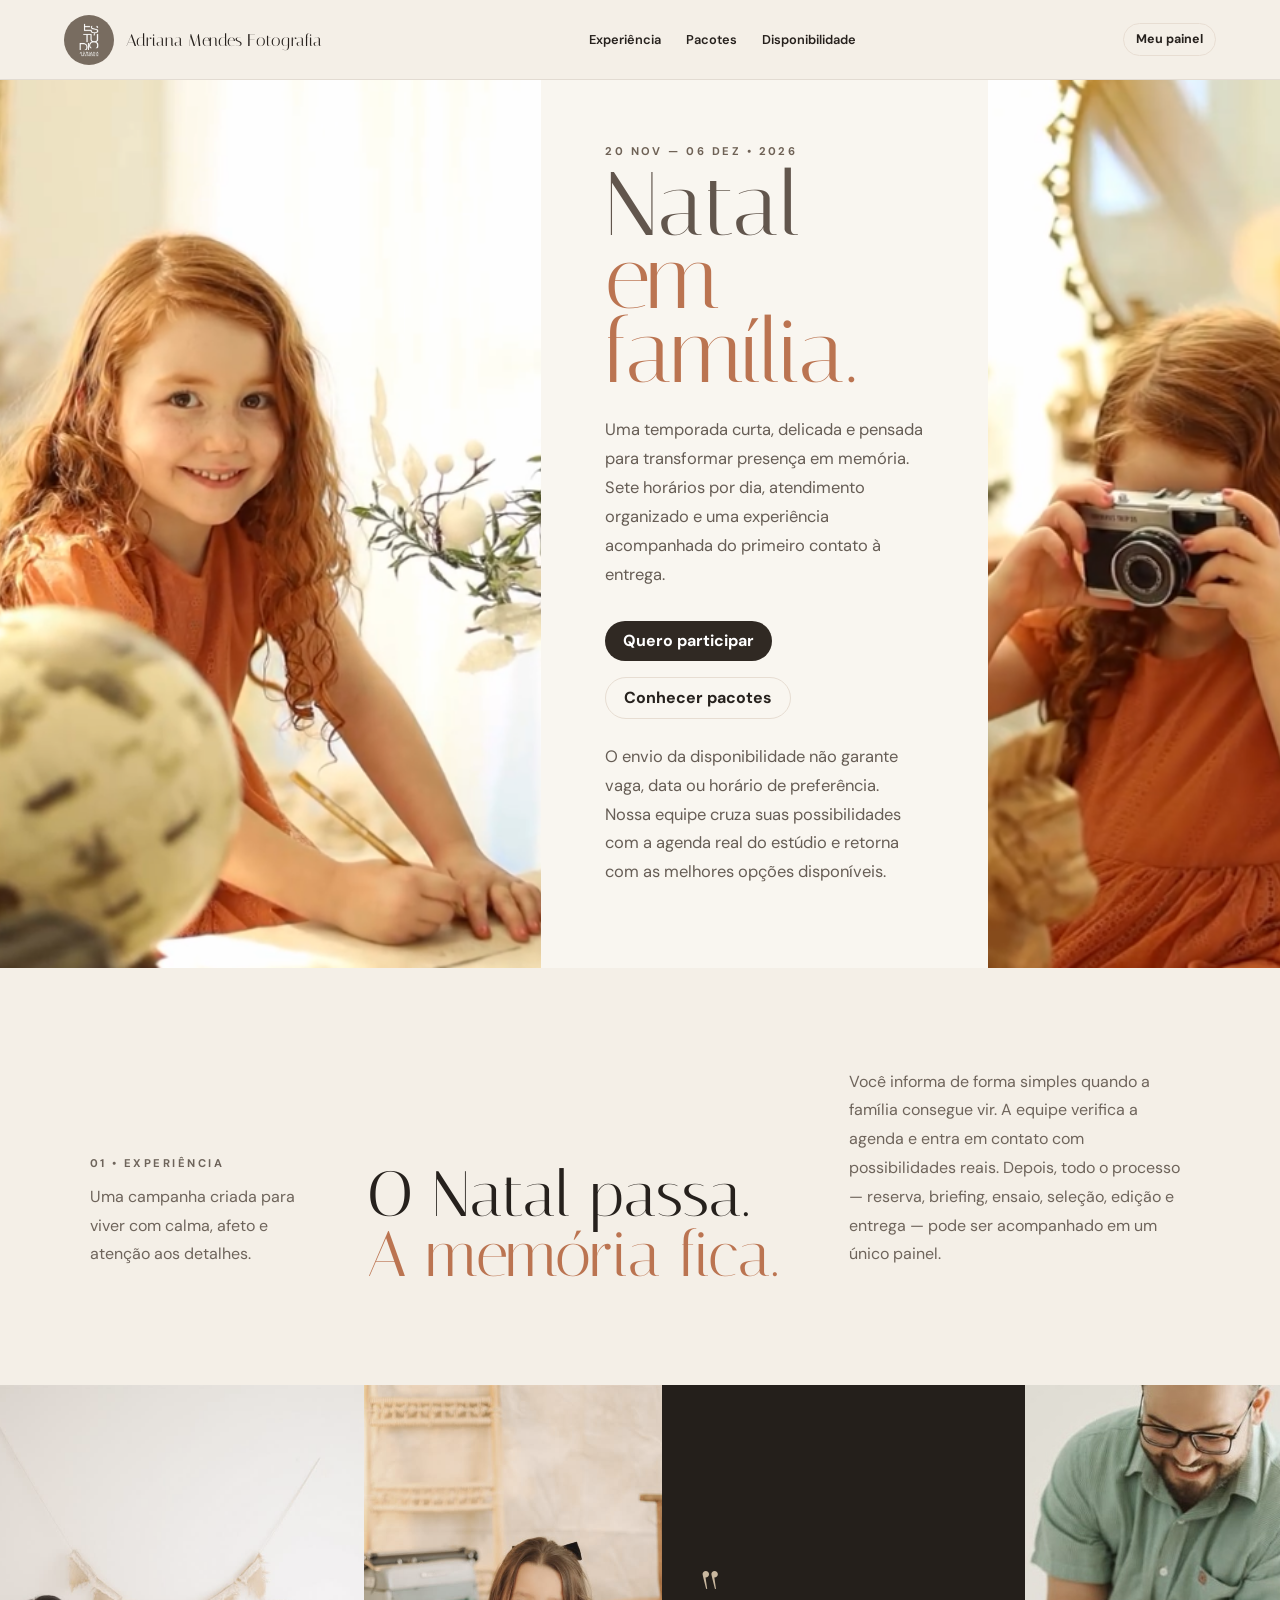
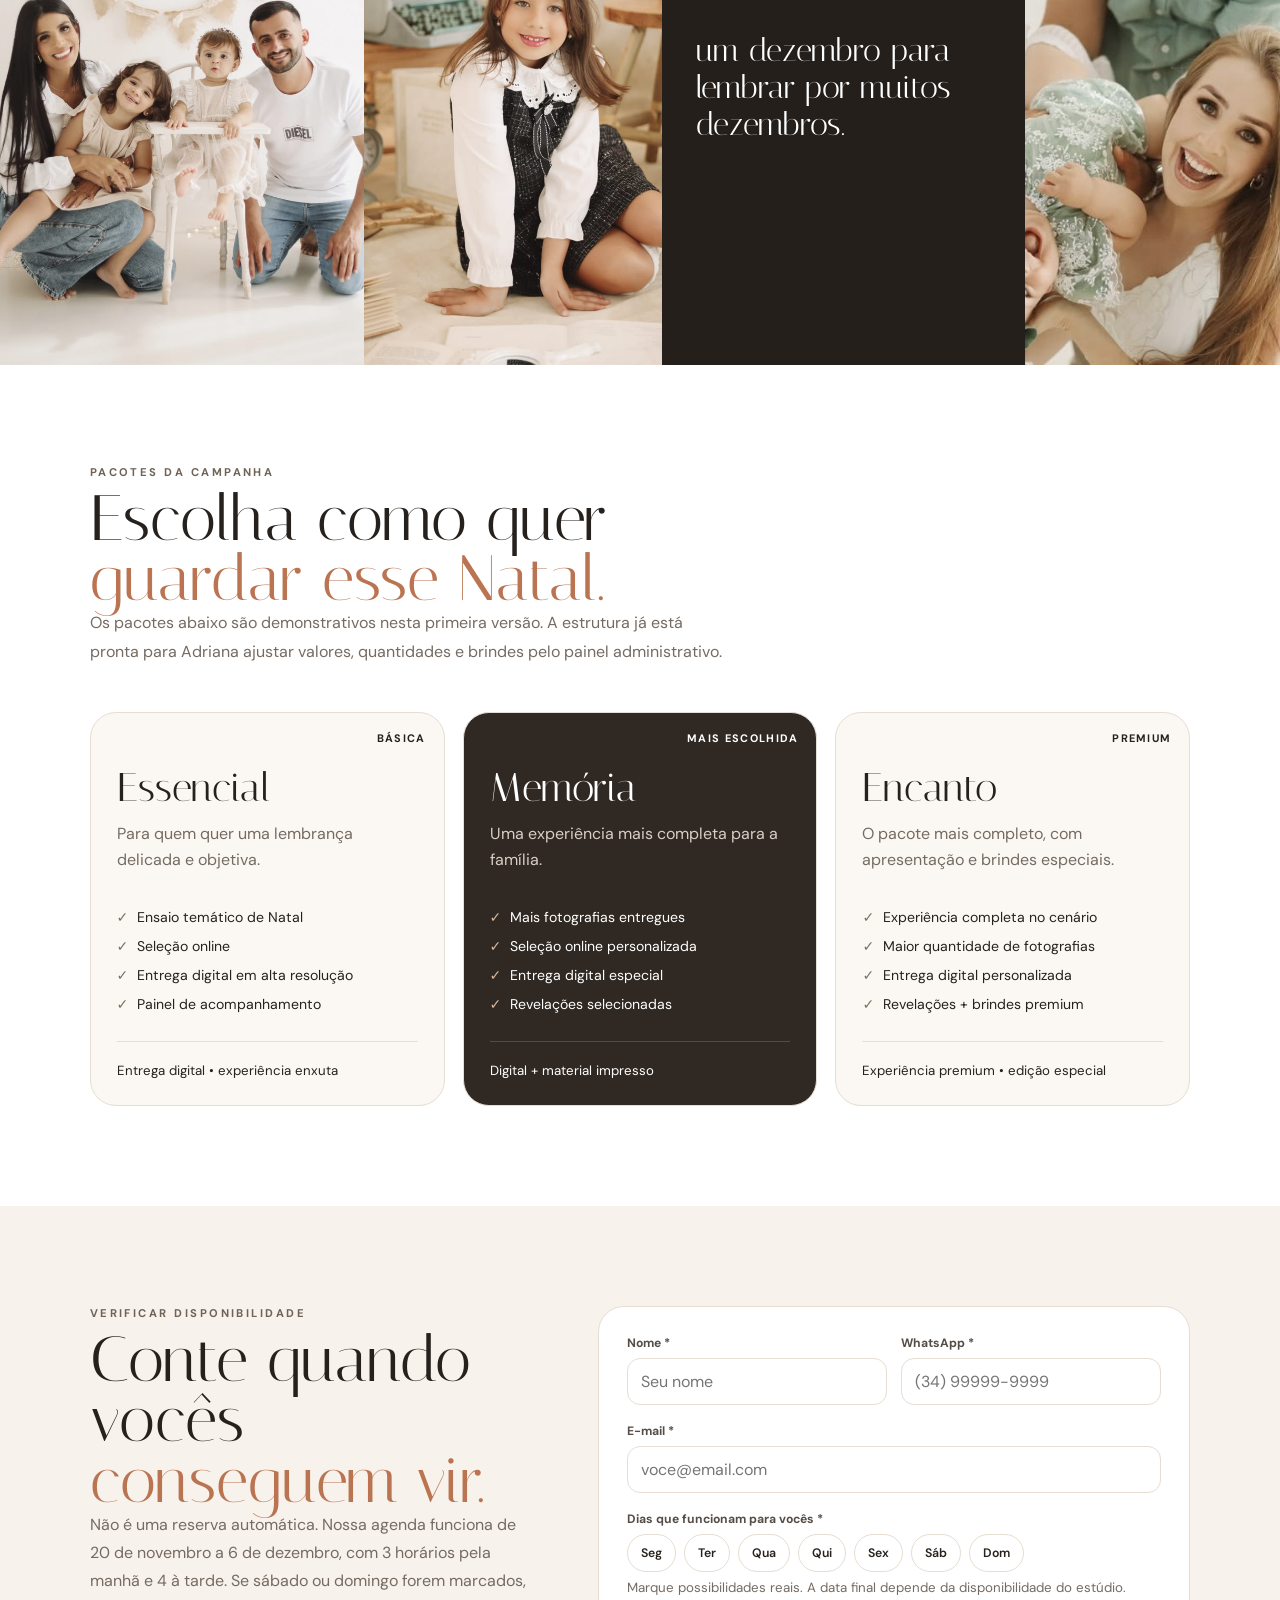
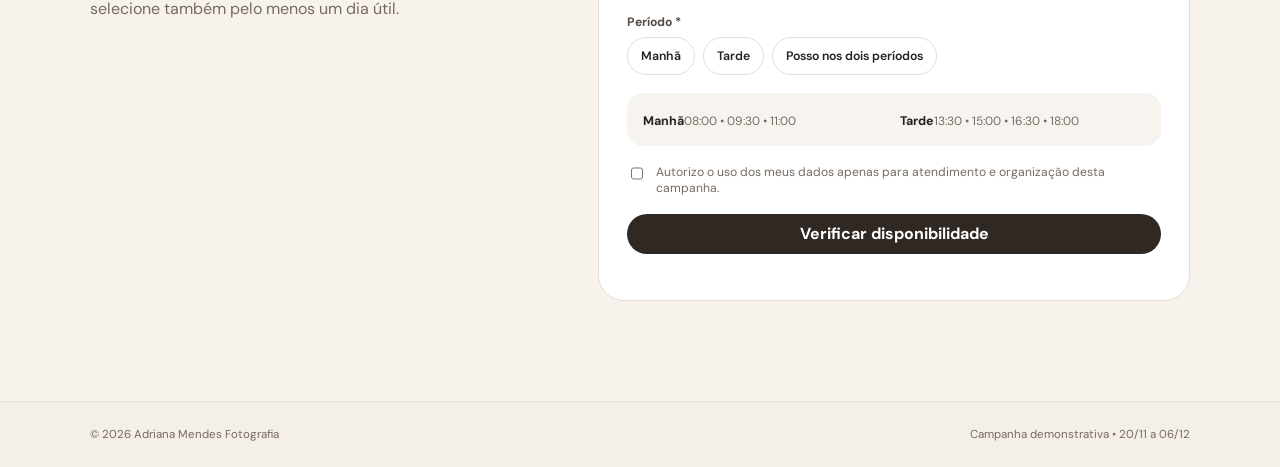
<file: index.html>
<!doctype html><html lang="pt-BR"><head><meta charset="utf-8"><meta name="viewport" content="width=device-width,initial-scale=1"><meta name="theme-color" content="#6f6256"><title>Natal 2026 • Adriana Mendes Fotografia</title><link rel="stylesheet" href="assets/css/app.css"></head>
<body class="public-body">
<header class="public-nav"><a class="logo" href="#inicio"><img src="assets/img/logo-adriana.png" alt="Adriana Mendes"><span>Adriana Mendes Fotografia</span></a><nav><a href="#experiencia">Experiência</a><a href="#pacotes">Pacotes</a><a href="#disponibilidade">Disponibilidade</a></nav><a class="btn ghost small" href="login.html">Meu painel</a></header>
<main>
<section class="hero" id="inicio"><figure><img src="assets/img/natal-menina-1.png" alt="Ensaio de Natal"></figure><div class="hero-copy"><p class="eyebrow">20 NOV — 06 DEZ • 2026</p><h1>Natal<br><em>em família.</em></h1><p>Uma temporada curta, delicada e pensada para transformar presença em memória. Sete horários por dia, atendimento organizado e uma experiência acompanhada do primeiro contato à entrega.</p><div class="hero-actions"><a class="btn primary" href="#disponibilidade">Quero participar</a><a class="btn ghost" href="#pacotes">Conhecer pacotes</a></div><p class="hero-note">O envio da disponibilidade não garante vaga, data ou horário de preferência. Nossa equipe cruza suas possibilidades com a agenda real do estúdio e retorna com as melhores opções disponíveis.</p></div><figure><img src="assets/img/natal-menina-2.png" alt="Natal Adriana Mendes"></figure></section>
<section class="section editorial-grid" id="experiencia"><div><p class="eyebrow">01 • EXPERIÊNCIA</p><p>Uma campanha criada para viver com calma, afeto e atenção aos detalhes.</p></div><div><h2>O Natal passa.<br><em>A memória fica.</em></h2></div><div><p>Você informa de forma simples quando a família consegue vir. A equipe verifica a agenda e entra em contato com possibilidades reais. Depois, todo o processo — reserva, briefing, ensaio, seleção, edição e entrega — pode ser acompanhado em um único painel.</p></div></section>
<section class="photo-ribbon"><figure><img src="assets/img/portfolio-familia-1.jpg" alt="Família"></figure><figure><img src="assets/img/portfolio-infantil.jpg" alt="Infantil"></figure><div class="ribbon-copy"><span>“</span><p>um dezembro para lembrar por muitos dezembros.</p></div><figure><img src="assets/img/portfolio-familia-2.jpg" alt="Família"></figure></section>
<section class="section packages" id="pacotes"><div class="packages-head"><p class="eyebrow">PACOTES DA CAMPANHA</p><h2>Escolha como quer<br><em>guardar esse Natal.</em></h2><p>Os pacotes abaixo são demonstrativos nesta primeira versão. A estrutura já está pronta para Adriana ajustar valores, quantidades e brindes pelo painel administrativo.</p></div><div class="package-grid"><article class="package-card"><span class="tag">Básica</span><h3>Essencial</h3><p>Para quem quer uma lembrança delicada e objetiva.</p><ul><li>Ensaio temático de Natal</li><li>Seleção online</li><li>Entrega digital em alta resolução</li><li>Painel de acompanhamento</li></ul><div class="package-footer">Entrega digital • experiência enxuta</div></article><article class="package-card featured"><span class="tag">Mais escolhida</span><h3>Memória</h3><p>Uma experiência mais completa para a família.</p><ul><li>Mais fotografias entregues</li><li>Seleção online personalizada</li><li>Entrega digital especial</li><li>Revelações selecionadas</li></ul><div class="package-footer">Digital + material impresso</div></article><article class="package-card"><span class="tag">Premium</span><h3>Encanto</h3><p>O pacote mais completo, com apresentação e brindes especiais.</p><ul><li>Experiência completa no cenário</li><li>Maior quantidade de fotografias</li><li>Entrega digital personalizada</li><li>Revelações + brindes premium</li></ul><div class="package-footer">Experiência premium • edição especial</div></article></div></section>
<section class="section availability" id="disponibilidade"><div class="availability-shell"><div class="availability-head"><p class="eyebrow">VERIFICAR DISPONIBILIDADE</p><h2>Conte quando vocês<br><em>conseguem vir.</em></h2><p>Não é uma reserva automática. Nossa agenda funciona de 20 de novembro a 6 de dezembro, com 3 horários pela manhã e 4 à tarde. Se sábado ou domingo forem marcados, selecione também pelo menos um dia útil.</p></div><div class="availability-card"><form class="quick-lead" id="leadForm"><div class="form-grid two"><label class="field"><span>Nome *</span><input required name="name" placeholder="Seu nome"></label><label class="field"><span>WhatsApp *</span><input required name="whatsapp" placeholder="(34) 99999-9999"></label></div><label class="field"><span>E-mail *</span><input required type="email" name="email" placeholder="voce@email.com"></label><div class="field"><span>Dias que funcionam para vocês *</span><div class="week-pills" id="weekPills"></div><small>Marque possibilidades reais. A data final depende da disponibilidade do estúdio.</small></div><div class="field"><span>Período *</span><div class="period-pills"><label class="check-pill"><input type="checkbox" name="period" value="manha"><span>Manhã</span></label><label class="check-pill"><input type="checkbox" name="period" value="tarde"><span>Tarde</span></label><label class="check-pill"><input type="checkbox" name="period" value="ambos"><span>Posso nos dois períodos</span></label></div></div><div class="slot-preview"><div><b>Manhã</b><span>08:00 • 09:30 • 11:00</span></div><div><b>Tarde</b><span>13:30 • 15:00 • 16:30 • 18:00</span></div></div><label class="privacy-check"><input required type="checkbox"><span>Autorizo o uso dos meus dados apenas para atendimento e organização desta campanha.</span></label><button class="btn primary wide" type="submit">Verificar disponibilidade</button><div id="leadResult"></div></form></div></div></section>
</main><footer class="public-footer"><span>© 2026 Adriana Mendes Fotografia</span><span>Campanha demonstrativa • 20/11 a 06/12</span></footer>
<script src="assets/js/demo-data.js"></script><script src="assets/js/public.js"></script></body></html>
</file>
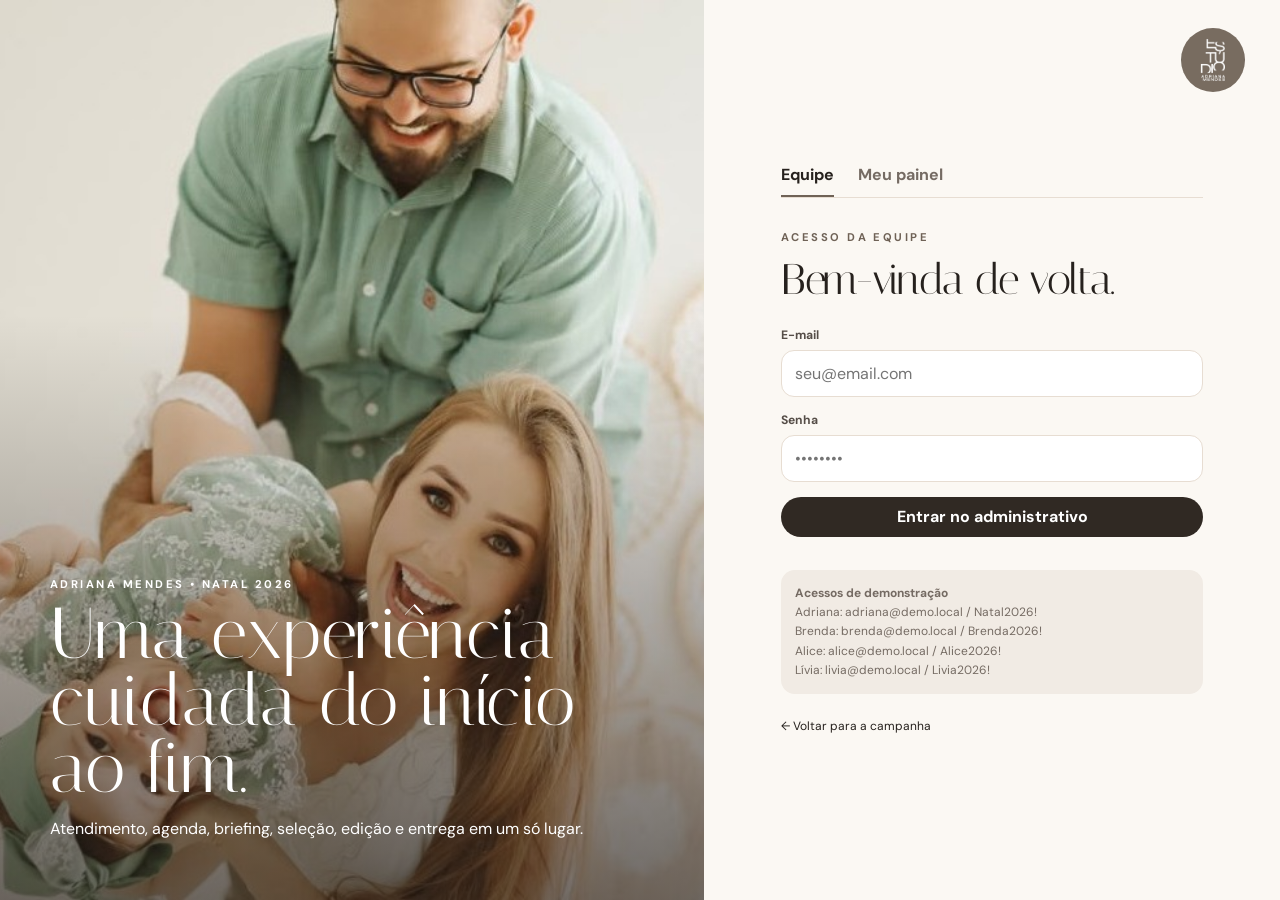
<file: admin.html>
<!doctype html><html lang="pt-BR"><head><meta charset="utf-8"><meta name="viewport" content="width=device-width,initial-scale=1"><title>Administrativo • Natal 2026</title><link rel="stylesheet" href="assets/css/app.css"></head><body class="admin-body">
<div class="admin-shell"><aside class="sidebar" id="sidebar"><div class="sidebar-brand"><img src="assets/img/logo-adriana.png" alt="Adriana Mendes"><div><strong>Adriana Mendes</strong><small style="display:block;color:#a99c91;font-size:.65rem">Natal 2026</small></div></div><nav class="admin-nav" id="adminNav"></nav><div class="sidebar-user" id="sidebarUser"></div></aside>
<main class="admin-main"><header class="admin-topbar"><div><p class="eyebrow">CAMPANHA • 20 NOV — 06 DEZ</p><h1 id="pageTitle">Dashboard</h1></div><div class="top-actions"><a class="btn ghost small" href="index.html" target="_blank">Ver campanha</a><button class="btn soft small mobile-menu" id="mobileMenu">Menu</button></div></header><div class="admin-content">
<section class="view active" data-view="dashboard"><div id="dashboardView"></div></section>
<section class="view" data-view="agenda"><div id="agendaView"></div></section>
<section class="view" data-view="clientes"><div id="clientesView"></div></section>
<section class="view" data-view="financeiro"><div id="financeiroView"></div></section>
<section class="view" data-view="selecao"><div id="selecaoView"></div></section>
<section class="view" data-view="entregas"><div id="entregasView"></div></section>
<section class="view" data-view="mensagens"><div id="mensagensView"></div></section>
<section class="view" data-view="config"><div id="configView"></div></section>
</div></main></div>
<div class="overlay" id="clientOverlay"><aside class="drawer"><div id="clientDrawer"></div></aside></div>
<script src="assets/js/demo-data.js"></script><script src="assets/js/admin.js"></script></body></html>
</file>
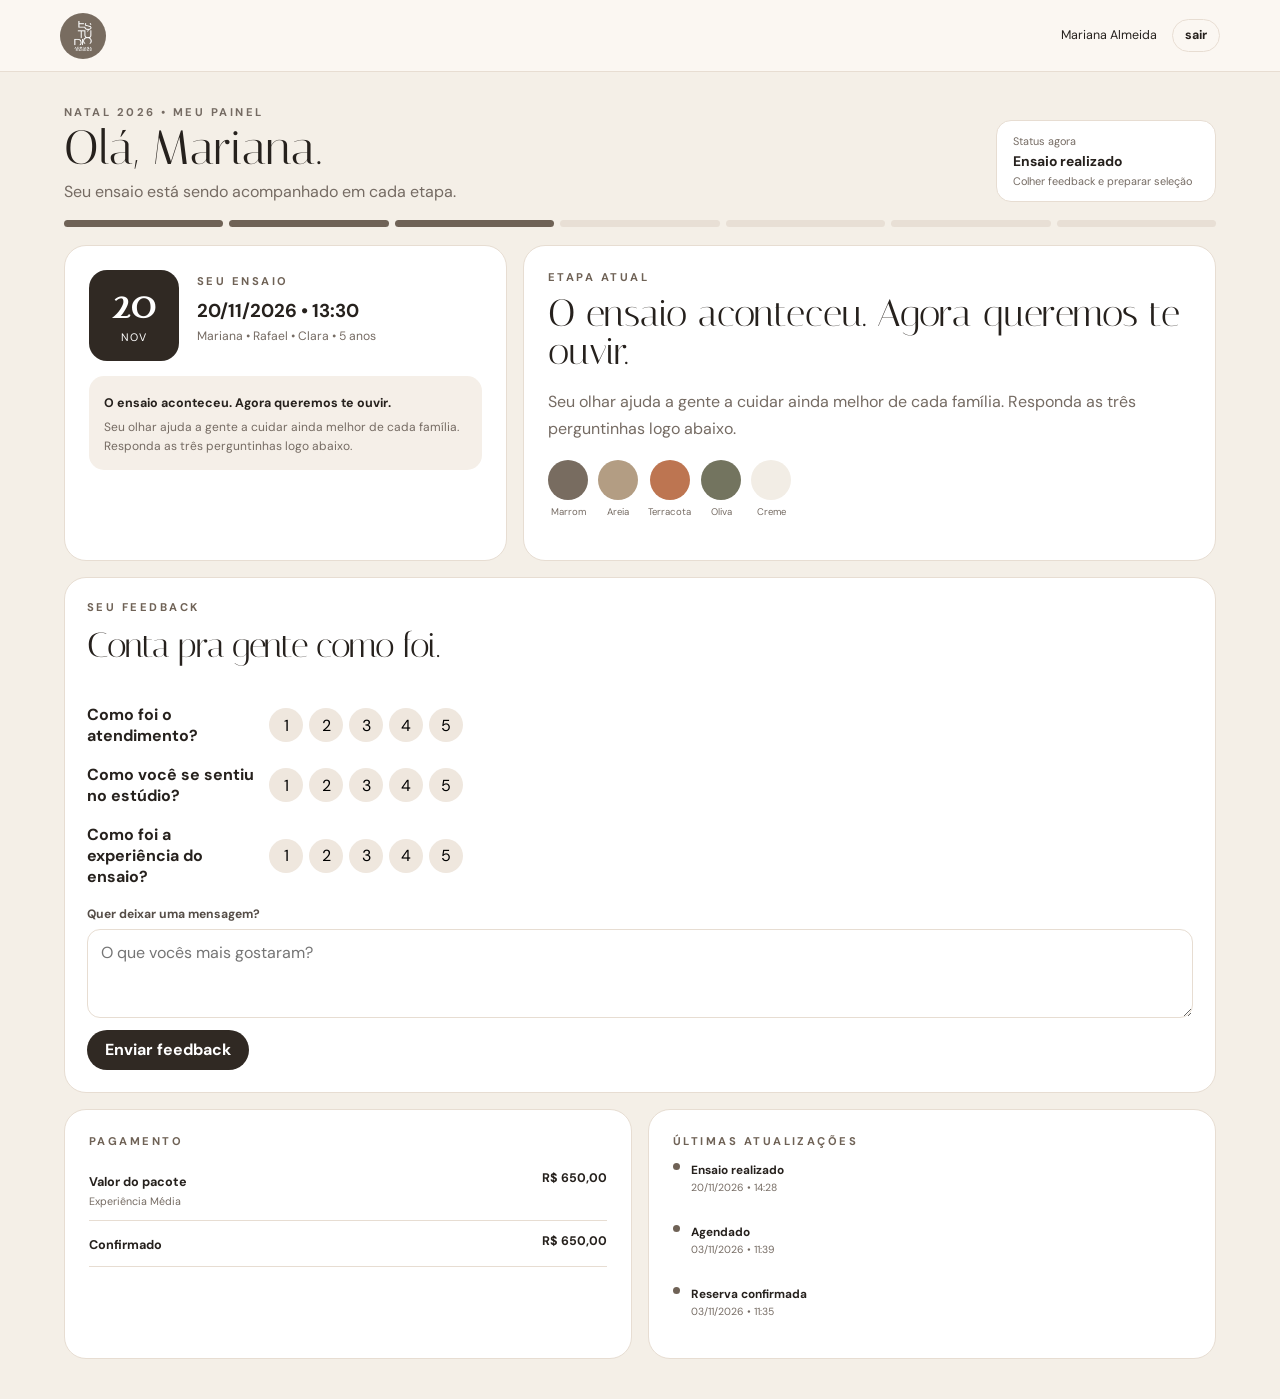
<file: cliente.html>
<!doctype html><html lang="pt-BR"><head><meta charset="utf-8"><meta name="viewport" content="width=device-width,initial-scale=1"><title>Meu painel • Adriana Mendes</title><link rel="stylesheet" href="assets/css/app.css"></head><body class="client-body"><header class="client-nav"><a href="index.html"><img src="assets/img/logo-adriana.png" alt="Adriana Mendes"></a><div><span id="clientNavName"></span><button class="btn ghost small" id="clientLogout">sair</button></div></header><main class="client-main" id="clientMain"></main><script src="assets/js/demo-data.js"></script><script src="assets/js/cliente.js"></script></body></html>
</file>
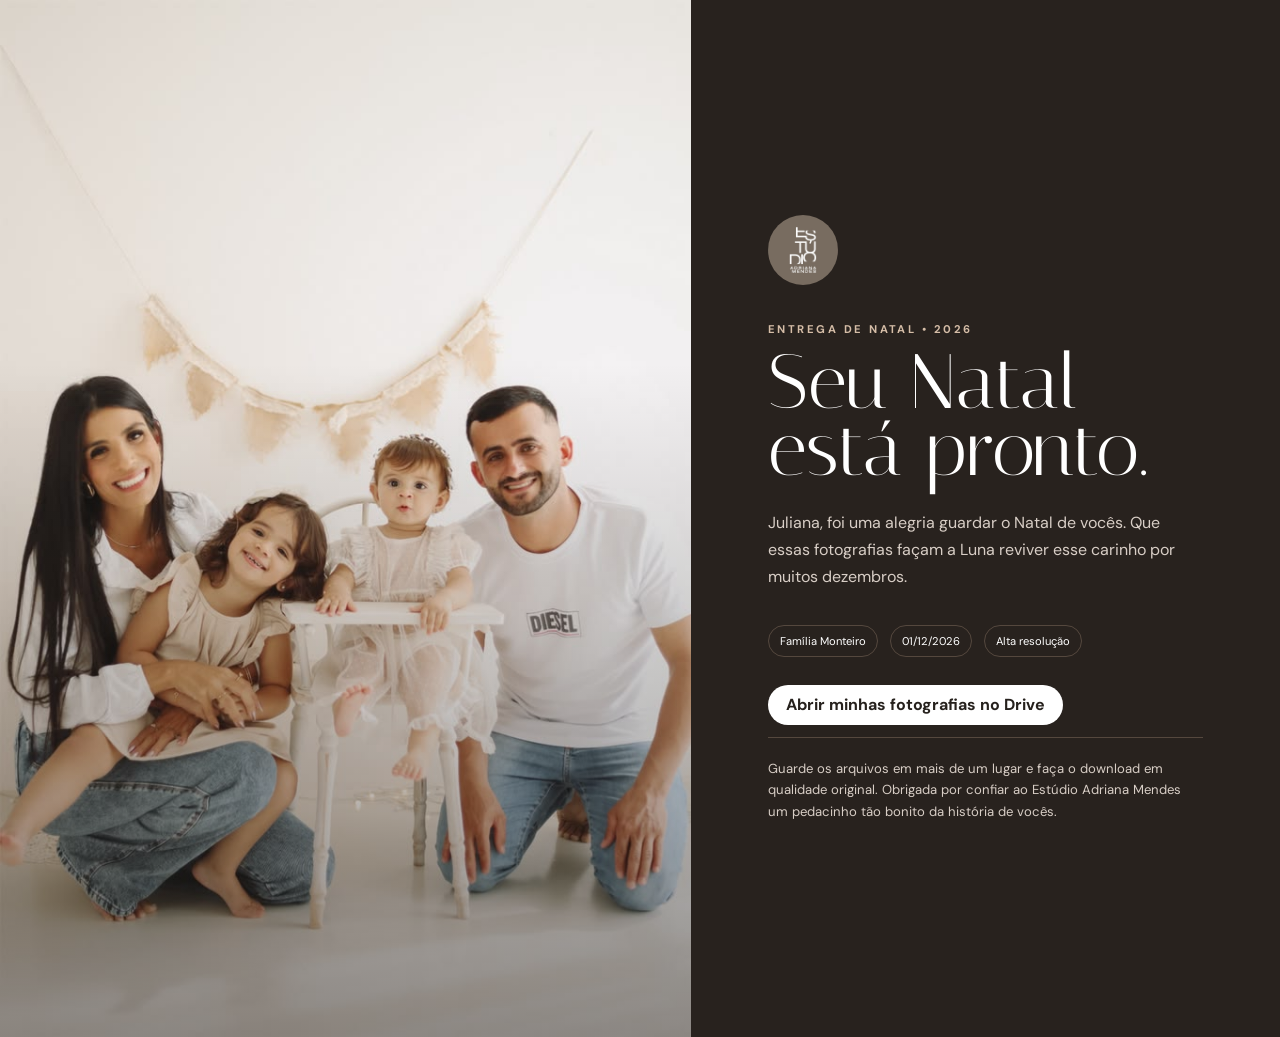
<file: entrega.html>
<!doctype html><html lang="pt-BR"><head><meta charset="utf-8"><meta name="viewport" content="width=device-width,initial-scale=1"><meta name="theme-color" content="#28221e"><title>Sua entrega • Adriana Mendes</title><link rel="stylesheet" href="assets/css/app.css"></head><body class="delivery-body"><main id="deliveryRoot"></main><script src="assets/js/demo-data.js"></script><script src="assets/js/entrega.js"></script></body></html>
</file>
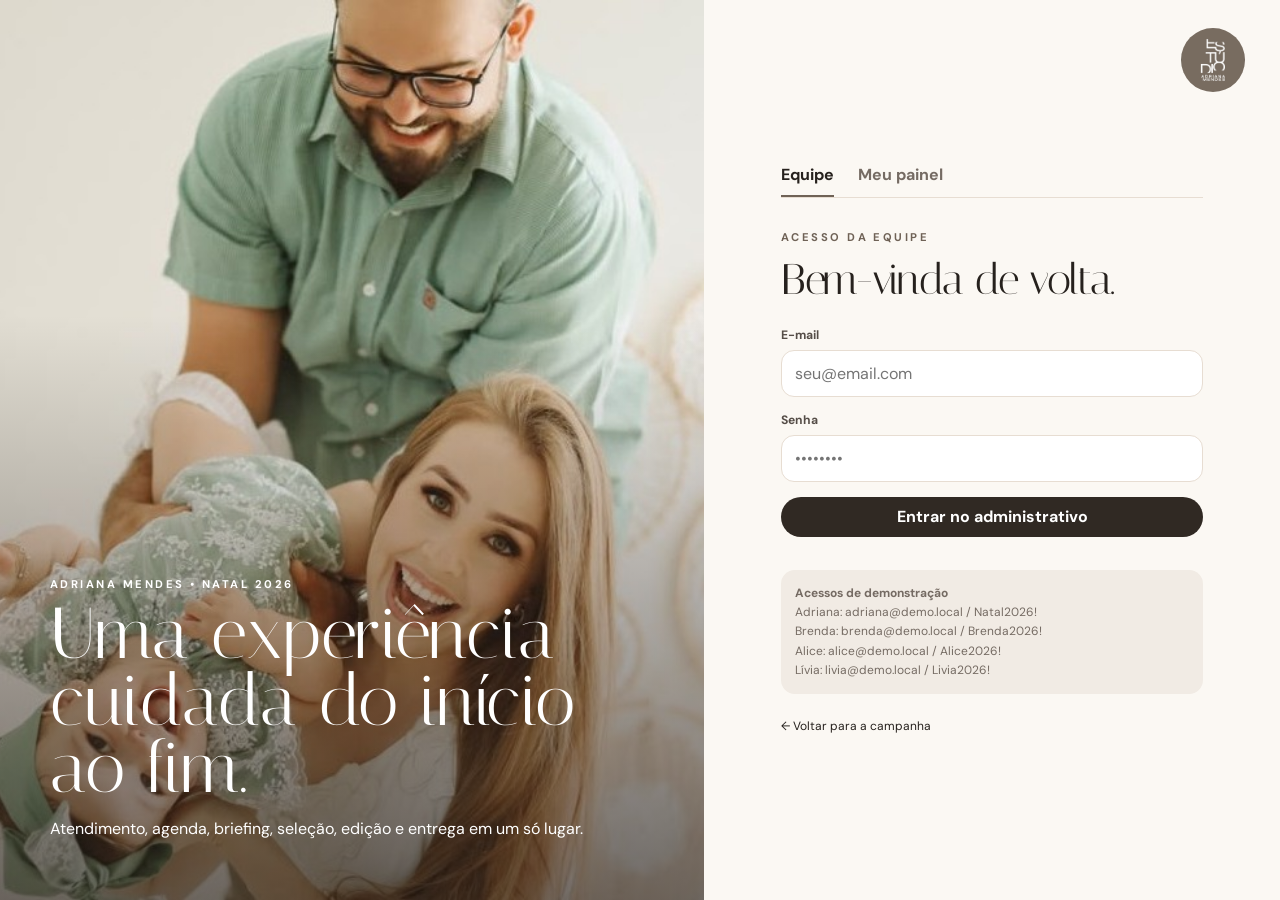
<file: login.html>
<!doctype html><html lang="pt-BR"><head><meta charset="utf-8"><meta name="viewport" content="width=device-width,initial-scale=1"><title>Acessar • Adriana Mendes</title><link rel="stylesheet" href="assets/css/app.css"></head><body class="login-body">
<main class="login-shell"><section class="login-visual"><img src="assets/img/portfolio-familia-2.jpg" alt="Natal"><div class="login-copy"><p class="eyebrow" style="color:#fff">ADRIANA MENDES • NATAL 2026</p><h1>Uma experiência<br>cuidada do início ao fim.</h1><p>Atendimento, agenda, briefing, seleção, edição e entrega em um só lugar.</p></div></section><section class="login-card"><img class="brand-mark" src="assets/img/logo-adriana.png" alt="Adriana Mendes"><div class="login-tabs"><button class="login-tab active" data-login-tab="staff">Equipe</button><button class="login-tab" data-login-tab="client">Meu painel</button></div>
<div id="staffLogin"><p class="eyebrow">ACESSO DA EQUIPE</p><h2 class="serif" style="font-size:2.7rem;margin-bottom:22px">Bem-vinda de volta.</h2><form class="login-form" id="staffForm"><label class="field"><span>E-mail</span><input required type="email" name="email" placeholder="seu@email.com"></label><label class="field"><span>Senha</span><input required type="password" name="password" placeholder="••••••••"></label><button class="btn primary wide">Entrar no administrativo</button><div id="staffError"></div></form><div class="login-help"><strong>Acessos de demonstração</strong><br>Adriana: adriana@demo.local / Natal2026!<br>Brenda: brenda@demo.local / Brenda2026!<br>Alice: alice@demo.local / Alice2026!<br>Lívia: livia@demo.local / Livia2026!</div></div>
<div id="clientLogin" class="hidden"><p class="eyebrow">MEU PAINEL</p><h2 class="serif" style="font-size:2.7rem;margin-bottom:22px">Acompanhe seu ensaio.</h2><form class="login-form" id="clientForm"><label class="field"><span>E-mail</span><input required type="email" name="email" value="mariana@demo.local"></label><label class="field"><span>Código de acesso</span><input required name="code" value="24109"></label><button class="btn primary wide">Acessar meu painel</button><div id="clientError"></div></form><div class="login-help">Acesso de demonstração: <strong>mariana@demo.local</strong> • código <strong>24109</strong>.</div></div>
<p style="margin-top:24px;font-size:.75rem"><a href="index.html">← Voltar para a campanha</a></p></section></main>
<script src="assets/js/demo-data.js"></script><script src="assets/js/login.js"></script></body></html>
</file>
<file: assets/css/app.css>
@import url('https://fonts.googleapis.com/css2?family=DM+Sans:wght@400;500;600;700&family=Italiana&display=swap');
:root{
  --brown:#6f6256;--brown-dark:#302923;--taupe:#9d8a75;--sand:#c9b79f;--terracotta:#bb7451;
  --olive:#74745e;--cream:#f4efe7;--paper:#fbf8f3;--white:#fff;--ink:#26211d;--muted:#756b63;
  --line:#e7ddd2;--success:#73875e;--warning:#bf7b35;--danger:#a65348;--blue:#587d8b;
  --radius:22px;--radius-sm:14px;--shadow:0 18px 45px rgba(55,43,33,.08);--sidebar:242px;
}
*{box-sizing:border-box}html{scroll-behavior:smooth}body{margin:0;color:var(--ink);background:var(--paper);font-family:'DM Sans',system-ui,-apple-system,Segoe UI,sans-serif;overflow-x:hidden}a{color:inherit;text-decoration:none}img{display:block;max-width:100%}button,input,select,textarea{font:inherit}button{cursor:pointer}h1,h2,h3,p{margin-top:0}.serif{font-family:'Italiana',serif;font-weight:400;letter-spacing:-.03em}.eyebrow{margin:0 0 10px;font-size:.7rem;letter-spacing:.22em;text-transform:uppercase;font-weight:700;color:var(--brown)}.muted{color:var(--muted)}.hidden{display:none!important}.nowrap{white-space:nowrap}.badge{display:inline-flex;align-items:center;gap:6px;padding:6px 10px;border-radius:999px;background:#efe8df;font-size:.72rem;font-weight:700;color:#62584f}.badge.success{background:#eaf0e5;color:#516045}.badge.warn{background:#f6e9da;color:#8a5a28}.badge.danger{background:#f6e7e4;color:#91493f}.badge.blue{background:#e5edf0;color:#486d7b}
.btn{border:0;border-radius:999px;padding:12px 18px;display:inline-flex;align-items:center;justify-content:center;gap:8px;font-weight:700;transition:.18s ease;line-height:1}.btn:hover{transform:translateY(-1px)}.btn.primary{background:var(--brown-dark);color:#fff}.btn.brand{background:var(--brown);color:#fff}.btn.light{background:#fff;color:var(--ink)}.btn.ghost{background:transparent;border:1px solid var(--line);color:var(--ink)}.btn.soft{background:#f1ebe4;color:var(--ink)}.btn.small{padding:9px 12px;font-size:.78rem}.btn.wide{width:100%}.icon-btn{width:38px;height:38px;border:1px solid var(--line);border-radius:50%;display:grid;place-items:center;background:#fff}.card{background:#fff;border:1px solid var(--line);border-radius:var(--radius);box-shadow:var(--shadow)}.panel{background:#fff;border:1px solid var(--line);border-radius:var(--radius);padding:22px;min-width:0}.panel-head{display:flex;align-items:flex-start;justify-content:space-between;gap:16px;margin-bottom:18px}.panel-head h2{margin:0;font-size:1.55rem}.panel-head p:last-child{margin:5px 0 0;color:var(--muted);font-size:.84rem}.field{display:grid;gap:7px;min-width:0}.field>span{font-size:.76rem;font-weight:700;color:#554d47}.field small{color:var(--muted)}input,select,textarea{width:100%;border:1px solid var(--line);border-radius:13px;background:#fff;padding:12px 13px;color:var(--ink);outline:none;min-width:0}input:focus,select:focus,textarea:focus{border-color:var(--taupe);box-shadow:0 0 0 3px rgba(157,138,117,.12)}textarea{resize:vertical}.form-grid{display:grid;gap:14px}.form-grid.two{grid-template-columns:repeat(2,minmax(0,1fr))}.form-grid.three{grid-template-columns:repeat(3,minmax(0,1fr))}.notice{padding:14px 16px;border-radius:14px;border:1px solid var(--line);background:#f6f0e9;font-size:.9rem;line-height:1.55}.notice.success{background:#edf3e9;border-color:#d8e5d0;color:#4d6143}.notice.warn{background:#fbf0e4;border-color:#f0d8bd;color:#835428}.notice.danger{background:#f9e9e6;border-color:#efcfca;color:#8b4339}

/* PUBLIC */
.public-body{background:var(--cream)}.public-nav{height:80px;padding:0 clamp(18px,5vw,72px);display:flex;align-items:center;justify-content:space-between;gap:24px;border-bottom:1px solid rgba(111,98,86,.14);background:rgba(244,239,231,.9);backdrop-filter:blur(18px);position:sticky;top:0;z-index:30}.public-nav .logo{display:flex;align-items:center;gap:12px}.public-nav .logo img{width:50px;height:50px;border-radius:50%;object-fit:cover}.public-nav .logo span{font-family:'Italiana';font-size:1.05rem}.public-nav nav{display:flex;align-items:center;gap:25px;font-size:.8rem;font-weight:600}.hero{min-height:calc(100vh - 80px);display:grid;grid-template-columns:1.15fr .95fr .62fr;background:#e9e1d7}.hero>figure{margin:0;overflow:hidden;min-height:600px}.hero img{width:100%;height:100%;object-fit:cover}.hero-copy{display:flex;flex-direction:column;justify-content:center;padding:clamp(40px,5vw,80px);background:rgba(250,247,242,.96)}.hero-copy h1{font-family:'Italiana';font-size:clamp(4rem,7vw,8rem);line-height:.82;font-weight:400;margin:0 0 28px;color:#62564d}.hero-copy h1 em{font-style:normal;color:var(--terracotta)}.hero-copy>p:not(.eyebrow){font-size:1.03rem;line-height:1.75;color:#665d55;max-width:540px}.hero-actions{display:flex;gap:16px;align-items:center;flex-wrap:wrap;margin-top:15px}.hero-note{margin-top:24px;font-size:.76rem;color:var(--muted);max-width:470px}.section{padding:100px clamp(20px,7vw,110px)}.editorial-grid{display:grid;grid-template-columns:.65fr 1.25fr 1fr;gap:55px;align-items:end}.editorial-grid h2,.packages-head h2,.availability-head h2,.client-prep h2,.delivery-hero h1{font-family:'Italiana';font-weight:400;font-size:clamp(3rem,5vw,5.8rem);line-height:.94;margin:0}.editorial-grid h2 em,.packages-head h2 em,.availability-head h2 em{font-style:normal;color:var(--terracotta)}.editorial-grid p{line-height:1.8;color:#6e645b}.photo-ribbon{display:grid;grid-template-columns:1fr .82fr 1fr .7fr;background:#241f1b;min-height:580px}.photo-ribbon figure{margin:0;overflow:hidden}.photo-ribbon img{width:100%;height:100%;object-fit:cover;filter:saturate(.82)}.ribbon-copy{display:flex;flex-direction:column;justify-content:center;padding:34px;color:#fff}.ribbon-copy span{font-family:'Italiana';font-size:5rem;line-height:.7;color:var(--sand)}.ribbon-copy p{font-family:'Italiana';font-size:2rem;line-height:1.15}.packages{background:#fff}.packages-head{max-width:860px;margin-bottom:45px}.packages-head>p:last-child{max-width:640px;line-height:1.8;color:var(--muted)}.package-grid{display:grid;grid-template-columns:repeat(3,minmax(0,1fr));gap:18px}.package-card{border:1px solid var(--line);border-radius:26px;padding:26px;background:var(--paper);display:flex;flex-direction:column;min-height:390px;position:relative;overflow:hidden}.package-card.featured{background:var(--brown-dark);color:#fff}.package-card .tag{position:absolute;right:18px;top:18px;font-size:.68rem;letter-spacing:.12em;text-transform:uppercase;font-weight:700}.package-card h3{font-family:'Italiana';font-size:2.5rem;font-weight:400;margin:25px 0 10px}.package-card p{line-height:1.6;color:var(--muted)}.package-card.featured p{color:#d8cec5}.package-card ul{list-style:none;padding:0;margin:20px 0 28px;display:grid;gap:11px;font-size:.88rem}.package-card li:before{content:'✓';margin-right:9px;color:var(--olive);font-weight:700}.package-card.featured li:before{color:#d8b89d}.package-card .package-footer{margin-top:auto;border-top:1px solid var(--line);padding-top:20px;font-size:.83rem}.package-card.featured .package-footer{border-color:#554a40}.availability{background:#f7f2eb}.availability-shell{display:grid;grid-template-columns:.85fr 1.15fr;gap:70px;align-items:start}.availability-head{position:sticky;top:110px}.availability-head>p:last-child{line-height:1.75;color:var(--muted);max-width:520px}.availability-card{padding:28px;background:#fff;border:1px solid var(--line);border-radius:26px}.quick-lead{display:grid;gap:18px}.week-pills,.period-pills{display:flex;flex-wrap:wrap;gap:8px}.check-pill input{position:absolute;opacity:0;pointer-events:none}.check-pill span{display:inline-flex;padding:10px 13px;border:1px solid var(--line);border-radius:999px;background:#fff;font-size:.77rem;font-weight:600;cursor:pointer}.check-pill input:checked+span{background:var(--brown);border-color:var(--brown);color:#fff}.slot-preview{display:grid;grid-template-columns:1fr 1fr;gap:12px;padding:16px;background:#f7f3ee;border-radius:16px}.slot-preview b{font-size:.78rem}.slot-preview span{font-size:.75rem;color:var(--muted)}.privacy-check{display:flex;gap:10px;align-items:flex-start;font-size:.76rem;color:var(--muted)}.privacy-check input{width:auto;margin-top:3px}.public-footer{padding:25px clamp(20px,7vw,110px);display:flex;justify-content:space-between;gap:18px;border-top:1px solid var(--line);font-size:.72rem;color:var(--muted)}

/* LOGIN */
.login-body{min-height:100vh;background:#e8dfd4}.login-shell{min-height:100vh;display:grid;grid-template-columns:1.1fr .9fr}.login-visual{position:relative;overflow:hidden}.login-visual img{width:100%;height:100%;object-fit:cover}.login-visual:after{content:'';position:absolute;inset:0;background:linear-gradient(180deg,transparent 35%,rgba(33,27,23,.62))}.login-copy{position:absolute;left:50px;bottom:45px;z-index:2;color:#fff;max-width:560px}.login-copy h1{font-family:'Italiana';font-size:4.5rem;font-weight:400;line-height:.93;margin-bottom:16px}.login-card{padding:48px clamp(28px,6vw,88px);background:#fbf8f3;display:flex;flex-direction:column;justify-content:center;position:relative;min-width:0}.login-card .brand-mark{position:absolute;right:35px;top:28px;width:64px;height:64px;border-radius:50%;object-fit:cover}.login-tabs{display:flex;gap:24px;border-bottom:1px solid var(--line);margin-bottom:32px}.login-tab{border:0;background:none;padding:10px 0;border-bottom:2px solid transparent;color:var(--muted);font-weight:700}.login-tab.active{color:var(--ink);border-color:var(--brown)}.login-form{display:grid;gap:15px}.login-help{margin-top:18px;padding:14px;background:#f1ebe4;border-radius:14px;font-size:.75rem;line-height:1.6;color:var(--muted)}

/* ADMIN */
.admin-body{background:#eee7df}.admin-shell{min-height:100vh;display:grid;grid-template-columns:var(--sidebar) minmax(0,1fr)}.sidebar{height:100vh;position:sticky;top:0;background:#221e1a;color:#fff;padding:20px 15px;display:flex;flex-direction:column;overflow:hidden}.sidebar-brand{display:flex;align-items:center;gap:11px;padding:4px 7px 20px;border-bottom:1px solid #41372f}.sidebar-brand img{width:45px;height:45px;border-radius:50%;object-fit:cover}.sidebar-brand strong{font-family:'Italiana';font-size:1rem;font-weight:400}.admin-nav{display:grid;gap:5px;padding:18px 0;overflow:auto}.admin-nav::-webkit-scrollbar{width:0}.admin-nav button,.admin-nav a{border:0;background:none;color:#cfc5bc;padding:11px 12px;border-radius:12px;text-align:left;display:flex;align-items:center;gap:10px;font-size:.82rem}.admin-nav button:hover,.admin-nav button.active,.admin-nav a:hover,.admin-nav a.active{background:#3a312a;color:#fff}.admin-nav .nav-dot{width:7px;height:7px;border-radius:50%;background:#88786a}.admin-nav button.active .nav-dot,.admin-nav a.active .nav-dot{background:#d8b79c}.sidebar-user{margin-top:auto;border-top:1px solid #41372f;padding-top:15px;display:grid;grid-template-columns:38px 1fr auto;gap:10px;align-items:center}.avatar{width:38px;height:38px;border-radius:50%;background:#9c8874;color:#fff;display:grid;place-items:center;font-weight:700}.sidebar-user b{display:block;font-size:.79rem}.sidebar-user small{display:block;color:#a99c91;font-size:.68rem;margin-top:2px}.sidebar-user button{background:none;border:0;color:#c9beb5}.admin-main{min-width:0;height:100vh;display:flex;flex-direction:column;overflow:hidden}.admin-topbar{padding:18px 24px 14px;display:flex;align-items:center;justify-content:space-between;gap:20px}.admin-topbar h1{font-family:'Italiana';font-weight:400;font-size:2.25rem;margin:0}.admin-topbar .eyebrow{margin-bottom:6px}.top-actions{display:flex;align-items:center;gap:8px}.mobile-menu{display:none}.admin-content{padding:0 24px 24px;min-width:0;overflow:auto;flex:1}.admin-content::-webkit-scrollbar{width:8px}.admin-content::-webkit-scrollbar-thumb{background:#cfc2b6;border-radius:999px}.view{display:none;min-width:0}.view.active{display:block}.greeting-card{background:linear-gradient(110deg,#6f6256,#4b4037);color:#fff;border-radius:26px;padding:28px 30px;display:flex;align-items:center;justify-content:space-between;gap:30px;margin-bottom:18px;position:relative;overflow:hidden}.greeting-card:after{content:'';position:absolute;width:220px;height:220px;border:1px solid rgba(255,255,255,.13);border-radius:50%;right:-70px;top:-90px}.greeting-card h2{font-family:'Italiana';font-size:2.6rem;font-weight:400;margin:0 0 8px}.greeting-card p{margin:0;color:#e5dbd3;max-width:720px;line-height:1.6}.greeting-card .date-chip{white-space:nowrap;font-size:.76rem;padding:9px 12px;border:1px solid rgba(255,255,255,.22);border-radius:999px}.kpi-grid{display:grid;grid-template-columns:repeat(4,minmax(0,1fr));gap:12px;margin-bottom:18px}.kpi{background:#fff;border:1px solid var(--line);border-radius:18px;padding:18px;min-width:0}.kpi small{color:var(--muted);display:block;font-size:.72rem}.kpi strong{display:block;font-family:'Italiana';font-weight:400;font-size:2rem;margin-top:7px;line-height:1}.kpi span{display:block;font-size:.7rem;margin-top:8px;color:var(--muted)}.dashboard-grid{display:grid;grid-template-columns:1.1fr .9fr;gap:18px}.today-list{display:grid;gap:9px;max-height:300px;overflow:auto;padding-right:3px}.today-item{display:grid;grid-template-columns:64px 1fr auto;gap:12px;align-items:center;padding:12px;border:1px solid var(--line);border-radius:15px}.today-time{font-size:.76rem;font-weight:800;color:var(--brown)}.today-item b{font-size:.84rem}.today-item small{display:block;color:var(--muted);font-size:.7rem;margin-top:3px}.briefing-card{display:grid;grid-template-columns:125px 1fr;gap:16px;background:#f5efe8;border-radius:16px;padding:12px}.briefing-card img{width:125px;height:155px;object-fit:cover;border-radius:13px}.briefing-mini-gallery{display:flex;gap:7px;margin-top:12px}.briefing-mini-gallery img{width:50px;height:60px;border-radius:8px;object-fit:cover}.action-list{display:grid;gap:10px}.action-item{padding:13px 0;border-bottom:1px solid var(--line);display:flex;align-items:center;justify-content:space-between;gap:12px}.action-item:last-child{border-bottom:0}.action-item b{font-size:.82rem}.action-item small{display:block;color:var(--muted);font-size:.7rem;margin-top:3px}

/* CALENDAR */
.calendar-toolbar{display:flex;align-items:center;justify-content:space-between;gap:12px;margin-bottom:14px}.calendar-toolbar h2{font-family:'Italiana';font-size:2rem;font-weight:400;margin:0}.calendar-legend{display:flex;gap:10px;flex-wrap:wrap;font-size:.68rem;color:var(--muted)}.calendar-legend span{display:flex;align-items:center;gap:5px}.calendar-legend i{width:8px;height:8px;border-radius:50%;background:var(--brown)}.campaign-calendar{background:#fff;border:1px solid var(--line);border-radius:20px;overflow:hidden}.calendar-weekdays,.calendar-grid{display:grid;grid-template-columns:repeat(7,minmax(0,1fr))}.calendar-weekdays div{padding:10px;text-align:center;font-size:.68rem;font-weight:800;color:var(--muted);border-bottom:1px solid var(--line)}.calendar-day{min-height:145px;padding:9px;border-right:1px solid var(--line);border-bottom:1px solid var(--line);min-width:0;background:#fff}.calendar-day:nth-child(7n){border-right:0}.calendar-day.off{background:#f8f5f1;color:#aaa}.calendar-day .day-num{display:flex;justify-content:space-between;font-size:.72rem;font-weight:800;margin-bottom:8px}.calendar-day.active-range .day-num span{background:#eee5dc;padding:3px 7px;border-radius:999px}.mini-event{display:flex;gap:6px;align-items:center;padding:7px 8px;border-radius:9px;background:#f1ece6;margin-bottom:6px;font-size:.67rem;line-height:1.2;min-width:0}.mini-event b{overflow:hidden;text-overflow:ellipsis;white-space:nowrap}.mini-event time{color:var(--brown);font-weight:800}.calendar-slots{display:flex;gap:4px;flex-wrap:wrap;margin-top:7px}.calendar-slots i{width:11px;height:5px;border-radius:99px;background:#d6cbc0}.calendar-slots i.busy{background:var(--brown)}

/* CLIENTS */
.segmented{display:flex;gap:7px;flex-wrap:wrap;margin-bottom:16px}.segmented button,.segmented a{border:1px solid var(--line);background:#fff;border-radius:999px;padding:9px 13px;font-size:.75rem;font-weight:700}.segmented button.active,.segmented a.active{background:var(--brown-dark);color:#fff;border-color:var(--brown-dark)}.client-grid{display:grid;grid-template-columns:repeat(3,minmax(0,1fr));gap:14px}.client-card{background:#fff;border:1px solid var(--line);border-radius:18px;overflow:hidden;min-width:0;transition:.18s}.client-card:hover{transform:translateY(-2px);box-shadow:var(--shadow)}.client-card.has-photo{display:grid;grid-template-columns:105px minmax(0,1fr)}.client-card .client-photo{width:105px;height:100%;min-height:170px;object-fit:cover}.client-card-body{padding:16px;min-width:0}.client-card h3{font-size:.94rem;margin:0 0 5px;white-space:nowrap;overflow:hidden;text-overflow:ellipsis}.client-card p{font-size:.73rem;color:var(--muted);margin:0 0 12px}.client-meta{display:flex;flex-wrap:wrap;gap:6px}.client-card .client-actions{display:flex;justify-content:space-between;align-items:center;margin-top:14px}.client-card .client-actions small{color:var(--muted);font-size:.68rem}

/* FINANCE */
.finance-layout{display:grid;grid-template-columns:minmax(0,1.18fr) minmax(320px,.82fr);gap:18px;min-width:0}.finance-summary{display:grid;grid-template-columns:repeat(4,minmax(0,1fr));gap:10px;margin-bottom:14px}.finance-card{padding:16px;background:#fff;border:1px solid var(--line);border-radius:17px;min-width:0}.finance-card small{display:block;color:var(--muted);font-size:.68rem}.finance-card strong{display:block;font-size:1.35rem;margin-top:7px;white-space:nowrap;overflow:hidden;text-overflow:ellipsis}.finance-flow{display:grid;grid-template-columns:1fr 1fr;gap:14px}.money-list{display:grid;gap:0;max-height:260px;overflow:auto}.money-row{display:grid;grid-template-columns:minmax(0,1fr) auto;gap:12px;padding:12px 0;border-bottom:1px solid var(--line)}.money-row b{font-size:.79rem}.money-row small{display:block;color:var(--muted);font-size:.67rem;margin-top:3px}.money-row strong{font-size:.78rem}.expense-form{display:grid;grid-template-columns:1fr 1fr;gap:10px}.expense-form .wide{grid-column:1/-1}.bar-chart{display:grid;gap:11px;margin-top:8px}.bar-line{display:grid;grid-template-columns:90px 1fr 62px;gap:9px;align-items:center;font-size:.7rem}.bar-track{height:8px;background:#eee7df;border-radius:999px;overflow:hidden}.bar-track i{display:block;height:100%;background:var(--brown);border-radius:999px}

/* SELECTION / DELIVERY / MESSAGES */
.workflow-grid{display:grid;grid-template-columns:repeat(2,minmax(0,1fr));gap:16px}.workflow-card{background:#fff;border:1px solid var(--line);border-radius:19px;padding:18px;min-width:0}.workflow-card h3{font-size:.95rem;margin:0 0 5px}.workflow-card p{font-size:.72rem;color:var(--muted)}.workflow-card .form-grid{margin-top:14px}.message-box{background:#f4efe8;border-radius:14px;padding:14px;font-size:.75rem;line-height:1.55;white-space:pre-wrap}.delivery-builder{display:grid;grid-template-columns:minmax(0,.95fr) minmax(0,1.05fr);gap:18px}.delivery-preview{background:#2d2722;color:#fff;border-radius:22px;padding:24px;min-height:420px;display:flex;flex-direction:column;justify-content:space-between;overflow:hidden;position:relative}.delivery-preview:after{content:'';position:absolute;inset:auto -80px -90px auto;width:250px;height:250px;border:1px solid rgba(255,255,255,.12);border-radius:50%}.delivery-preview h3{font-family:'Italiana';font-weight:400;font-size:2.7rem;margin:0 0 12px}.delivery-preview p{color:#ddd1c7;line-height:1.6;max-width:560px}.template-grid{display:grid;grid-template-columns:repeat(2,minmax(0,1fr));gap:14px}.template-card{background:#fff;border:1px solid var(--line);border-radius:18px;padding:18px}.template-card textarea{min-height:160px}

/* SETTINGS */
.settings-grid{display:grid;grid-template-columns:1fr 1fr;gap:16px}.staff-list{display:grid;gap:9px}.staff-row{display:grid;grid-template-columns:44px 1fr auto;gap:10px;align-items:center;padding:10px;border:1px solid var(--line);border-radius:14px}.staff-row .avatar{background:#8b7968}.staff-row b{font-size:.8rem}.staff-row small{display:block;font-size:.68rem;color:var(--muted)}.slot-grid{display:grid;grid-template-columns:repeat(4,1fr);gap:8px}.slot-box{padding:10px;border-radius:12px;background:#f4efe9;text-align:center;font-size:.76rem;font-weight:700}.palette-inline{display:flex;gap:8px;flex-wrap:wrap}.palette-dot{width:34px;height:34px;border-radius:50%;border:2px solid #fff;box-shadow:0 0 0 1px var(--line)}

/* DRAWER/MODAL */
.overlay{position:fixed;inset:0;background:rgba(20,17,15,.55);z-index:80;display:none;align-items:stretch;justify-content:flex-end}.overlay.open{display:flex}.drawer{width:min(760px,100%);background:#f8f4ef;height:100%;overflow:auto;padding:24px}.drawer-head{display:flex;align-items:flex-start;justify-content:space-between;gap:20px;margin-bottom:18px}.drawer-head h2{font-family:'Italiana';font-size:2.3rem;font-weight:400;margin:0}.drawer-section{background:#fff;border:1px solid var(--line);border-radius:18px;padding:18px;margin-bottom:14px}.drawer-section h3{font-size:.85rem;margin-bottom:14px}.briefing-columns{display:grid;grid-template-columns:repeat(3,minmax(0,1fr));gap:12px}.briefing-box{border:1px dashed #d9cec2;border-radius:14px;padding:12px;min-height:170px}.briefing-box h4{font-size:.72rem;margin:0 0 10px}.briefing-images{display:grid;grid-template-columns:repeat(2,1fr);gap:7px}.briefing-images img{height:90px;width:100%;object-fit:cover;border-radius:9px}.timeline{display:grid;gap:10px}.timeline-row{display:grid;grid-template-columns:12px 1fr;gap:10px}.timeline-row i{width:8px;height:8px;border-radius:50%;background:var(--brown);margin-top:5px}.timeline-row b{font-size:.75rem}.timeline-row small{display:block;color:var(--muted);font-size:.66rem;margin-top:2px}

/* CLIENT PORTAL */
.client-body{background:#f4efe7;min-height:100vh}.client-nav{height:72px;padding:0 clamp(18px,5vw,60px);display:flex;align-items:center;justify-content:space-between;border-bottom:1px solid var(--line);background:rgba(251,248,243,.92);position:sticky;top:0;z-index:20}.client-nav img{width:46px;height:46px;border-radius:50%;object-fit:cover}.client-nav div{display:flex;align-items:center;gap:15px;font-size:.78rem}.client-main{padding:28px clamp(16px,5vw,64px) 40px;max-width:1320px;margin:auto}.client-welcome{display:flex;align-items:flex-end;justify-content:space-between;gap:25px;margin-bottom:18px}.client-welcome h1{font-family:'Italiana';font-weight:400;font-size:3rem;margin:0}.client-welcome p{margin:5px 0 0;color:var(--muted)}.client-status{padding:13px 16px;background:#fff;border:1px solid var(--line);border-radius:15px;min-width:220px}.client-status span,.client-status small{display:block;color:var(--muted);font-size:.68rem}.client-status strong{display:block;margin:4px 0;font-size:.87rem}.stage-track{display:grid;grid-template-columns:repeat(7,1fr);gap:6px;margin-bottom:18px}.stage{background:#e8dfd5;border-radius:999px;height:7px;position:relative}.stage.done,.stage.active{background:var(--brown)}.client-grid-portal{display:grid;grid-template-columns:.78fr 1.22fr;gap:16px}.client-card-portal{background:#fff;border:1px solid var(--line);border-radius:22px;padding:24px;min-width:0}.client-card-portal h2{font-family:'Italiana';font-weight:400;font-size:2.4rem;line-height:1;margin-bottom:17px}.appointment-block{display:grid;grid-template-columns:90px 1fr;gap:18px;align-items:center}.appointment-date{background:#302923;color:#fff;border-radius:18px;text-align:center;padding:15px}.appointment-date strong{display:block;font-family:'Italiana';font-size:2.5rem;line-height:1}.appointment-date span{font-size:.68rem;text-transform:uppercase;letter-spacing:.12em}.palette-row{display:flex;gap:10px;flex-wrap:wrap;margin:18px 0}.palette-row span{display:grid;justify-items:center;gap:5px;font-size:.6rem;color:var(--muted)}.palette-row i{width:40px;height:40px;border-radius:50%;background:var(--c)}.dynamic-prep{background:#f5efe8;border-radius:15px;padding:15px;margin-top:15px}.dynamic-prep b{font-size:.78rem}.dynamic-prep p{font-size:.75rem;line-height:1.55;margin:6px 0 0;color:var(--muted)}.feedback-card{margin-top:16px;background:#fff;border:1px solid var(--line);border-radius:22px;padding:22px}.rating-row{display:grid;grid-template-columns:170px 1fr;gap:12px;align-items:center;padding:9px 0}.stars{display:flex;gap:6px}.stars button{border:0;background:#efe7de;width:34px;height:34px;border-radius:50%}.stars button.active{background:var(--brown);color:#fff}.portal-feature{margin-top:16px;background:#302923;color:#fff;border-radius:24px;padding:24px;display:grid;grid-template-columns:1fr 250px;gap:24px;overflow:hidden}.portal-feature img{width:250px;height:260px;object-fit:cover;border-radius:18px}.portal-feature h2{font-family:'Italiana';font-size:2.5rem;font-weight:400;margin-bottom:12px}.portal-feature p{color:#ddd0c4;line-height:1.6}.portal-feature .access{display:flex;gap:10px;align-items:center;margin:14px 0}.portal-feature .access code{background:#4b4037;padding:8px 10px;border-radius:9px}.client-lower{display:grid;grid-template-columns:1fr 1fr;gap:16px;margin-top:16px}.history-list{display:grid;gap:10px}.history-list div{display:grid;grid-template-columns:9px 1fr;gap:9px}.history-list i{width:7px;height:7px;border-radius:50%;background:var(--brown);margin-top:5px}.history-list b{font-size:.74rem}.history-list small{display:block;color:var(--muted);font-size:.65rem;margin-top:2px}

/* DELIVERY PAGE */
.delivery-body{background:#28221e;color:#fff;min-height:100vh}.delivery-page{min-height:100vh;display:grid;grid-template-columns:1.08fr .92fr}.delivery-photo{min-height:100vh;overflow:hidden;position:relative}.delivery-photo img{width:100%;height:100%;object-fit:cover}.delivery-photo:after{content:'';position:absolute;inset:0;background:linear-gradient(180deg,transparent 35%,rgba(26,22,18,.45))}.delivery-copy{padding:clamp(32px,6vw,85px);display:flex;flex-direction:column;justify-content:center}.delivery-copy .logo-small{width:70px;height:70px;border-radius:50%;object-fit:cover;margin-bottom:35px}.delivery-copy h1{font-family:'Italiana';font-weight:400;font-size:clamp(3.5rem,6vw,6.8rem);line-height:.88;margin:0 0 25px}.delivery-copy>p{color:#d8cec6;line-height:1.7;max-width:620px}.delivery-meta{display:flex;gap:12px;flex-wrap:wrap;margin:18px 0 28px}.delivery-meta span{padding:8px 11px;border:1px solid #55483e;border-radius:999px;font-size:.7rem}.delivery-message{border-top:1px solid #55483e;padding-top:20px;margin-top:12px;font-size:.82rem;color:#d8cec6;line-height:1.65;white-space:pre-wrap}

@media(max-width:1180px){
  :root{--sidebar:210px}.kpi-grid{grid-template-columns:repeat(2,1fr)}.client-grid{grid-template-columns:repeat(2,1fr)}.finance-summary{grid-template-columns:repeat(2,1fr)}.package-grid{grid-template-columns:1fr 1fr}.package-card:last-child{grid-column:1/-1}.calendar-day{min-height:130px}.finance-layout{grid-template-columns:1fr}.delivery-builder{grid-template-columns:1fr}.settings-grid{grid-template-columns:1fr}.workflow-grid{grid-template-columns:1fr 1fr}
}
@media(max-width:900px){
  .public-nav nav{display:none}.hero{grid-template-columns:1fr 1fr}.hero figure:nth-of-type(2){display:none}.hero-copy{padding:35px}.editorial-grid{grid-template-columns:1fr;gap:24px}.photo-ribbon{grid-template-columns:1fr 1fr}.photo-ribbon figure:nth-of-type(2){display:none}.availability-shell{grid-template-columns:1fr}.availability-head{position:static}.login-shell{grid-template-columns:1fr}.login-visual{display:none}.admin-shell{grid-template-columns:1fr}.sidebar{position:fixed;left:-260px;width:240px;z-index:100;transition:.2s}.sidebar.open{left:0;box-shadow:20px 0 45px rgba(0,0,0,.18)}.admin-main{height:auto;min-height:100vh;overflow:visible}.admin-content{overflow:visible}.mobile-menu{display:inline-flex}.dashboard-grid{grid-template-columns:1fr}.finance-flow{grid-template-columns:1fr}.workflow-grid{grid-template-columns:1fr}.client-grid-portal{grid-template-columns:1fr}.client-lower{grid-template-columns:1fr}.portal-feature{grid-template-columns:1fr}.portal-feature img{display:none}.delivery-page{grid-template-columns:1fr}.delivery-photo{min-height:45vh}.delivery-copy{padding:35px 24px}.briefing-columns{grid-template-columns:1fr}.campaign-calendar{overflow-x:auto}.calendar-weekdays,.calendar-grid{min-width:840px}
}
@media(max-width:640px){
  .public-nav{height:68px}.public-nav .logo span{display:none}.hero{display:block;min-height:auto}.hero>figure{min-height:56vh}.hero-copy{padding:38px 20px}.hero-copy h1{font-size:4.2rem}.section{padding:70px 18px}.photo-ribbon{grid-template-columns:1fr}.photo-ribbon figure{min-height:460px}.photo-ribbon .ribbon-copy{min-height:260px}.package-grid{grid-template-columns:1fr}.package-card:last-child{grid-column:auto}.form-grid.two,.form-grid.three{grid-template-columns:1fr}.slot-preview{grid-template-columns:1fr}.public-footer{flex-direction:column}.login-card{padding:90px 20px 30px}.login-card .brand-mark{right:20px;top:18px}.admin-topbar{padding:14px 14px 10px}.admin-topbar h1{font-size:1.85rem}.admin-content{padding:0 14px 18px}.greeting-card{padding:22px;align-items:flex-start;flex-direction:column}.greeting-card h2{font-size:2.1rem}.kpi-grid{grid-template-columns:1fr 1fr}.kpi strong{font-size:1.55rem}.client-grid{grid-template-columns:1fr}.client-card.has-photo{grid-template-columns:90px minmax(0,1fr)}.client-card .client-photo{width:90px}.finance-summary{grid-template-columns:1fr 1fr}.expense-form{grid-template-columns:1fr}.expense-form .wide{grid-column:auto}.template-grid{grid-template-columns:1fr}.slot-grid{grid-template-columns:repeat(2,1fr)}.drawer{padding:16px}.client-main{padding:20px 12px 32px}.client-welcome{align-items:flex-start;flex-direction:column}.client-status{width:100%}.stage-track{gap:3px}.client-card-portal{padding:18px}.appointment-block{grid-template-columns:75px 1fr}.rating-row{grid-template-columns:1fr}.delivery-photo{min-height:42vh}.delivery-copy h1{font-size:3.7rem}.top-actions .btn.ghost{display:none}
}
/* KANBAN */
.view-toggle{display:flex;gap:7px;align-items:center}.view-toggle button,.view-toggle a{border:1px solid var(--line);background:#fff;border-radius:999px;padding:8px 12px;font-size:.72rem;font-weight:700}.view-toggle .active{background:var(--brown-dark);color:#fff;border-color:var(--brown-dark)}.kanban-board{display:flex;gap:12px;overflow-x:auto;padding:2px 2px 10px;scrollbar-width:thin}.kanban-col{flex:0 0 260px;background:#211e1a;border-radius:16px;padding:10px;color:#fff;min-height:360px}.kanban-head{display:flex;align-items:center;justify-content:space-between;gap:8px;padding:4px 5px 10px;font-size:.72rem;font-weight:800;text-transform:uppercase}.kanban-head span{color:#a99c91}.kanban-cards{display:grid;gap:8px}.kanban-card{display:block;background:#332e29;border:1px solid #443b34;border-radius:11px;padding:11px;color:#f5efe9}.kanban-card b{display:block;font-size:.76rem;line-height:1.3}.kanban-card small{display:block;color:#bcb0a6;font-size:.66rem;margin-top:5px;line-height:1.35}.kanban-card img{width:100%;height:118px;object-fit:cover;border-radius:8px;margin-bottom:8px}.kanban-card .badge{margin-top:8px;background:#4c433c;color:#fff}
</file>
